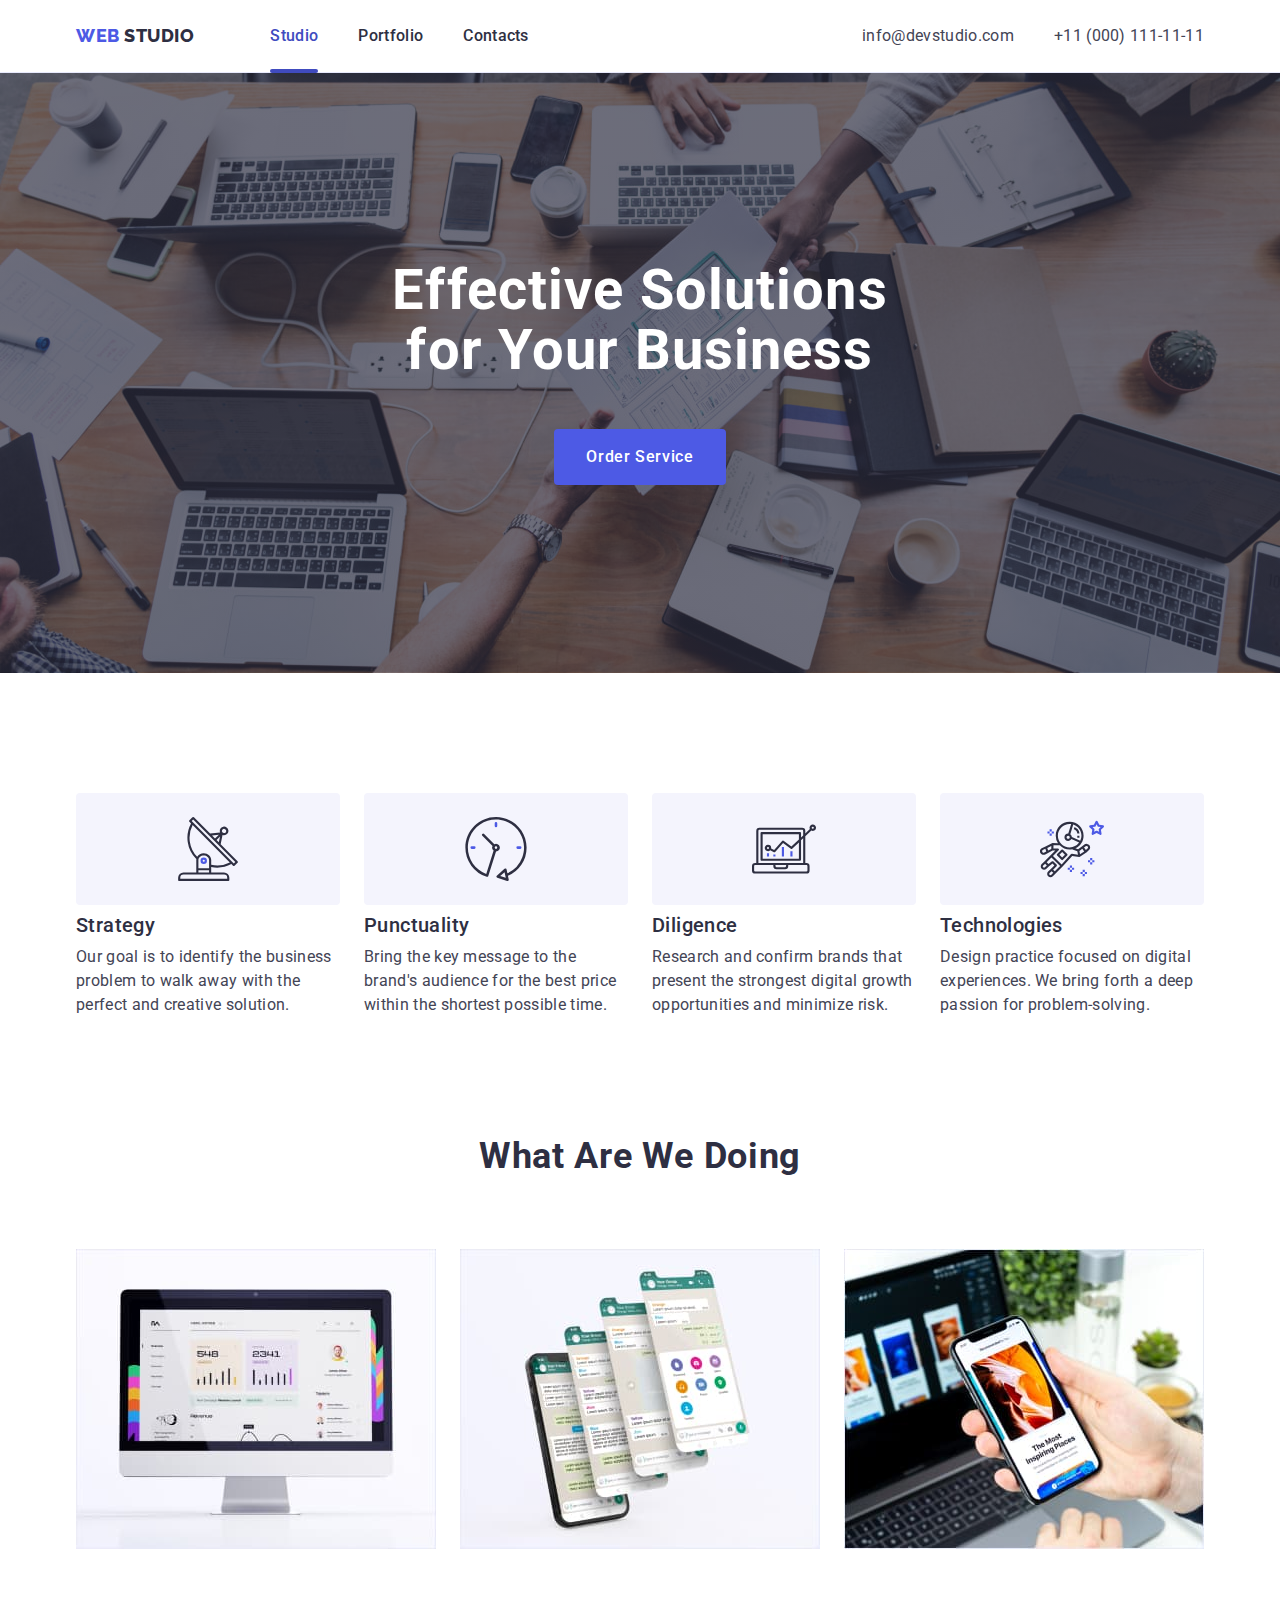
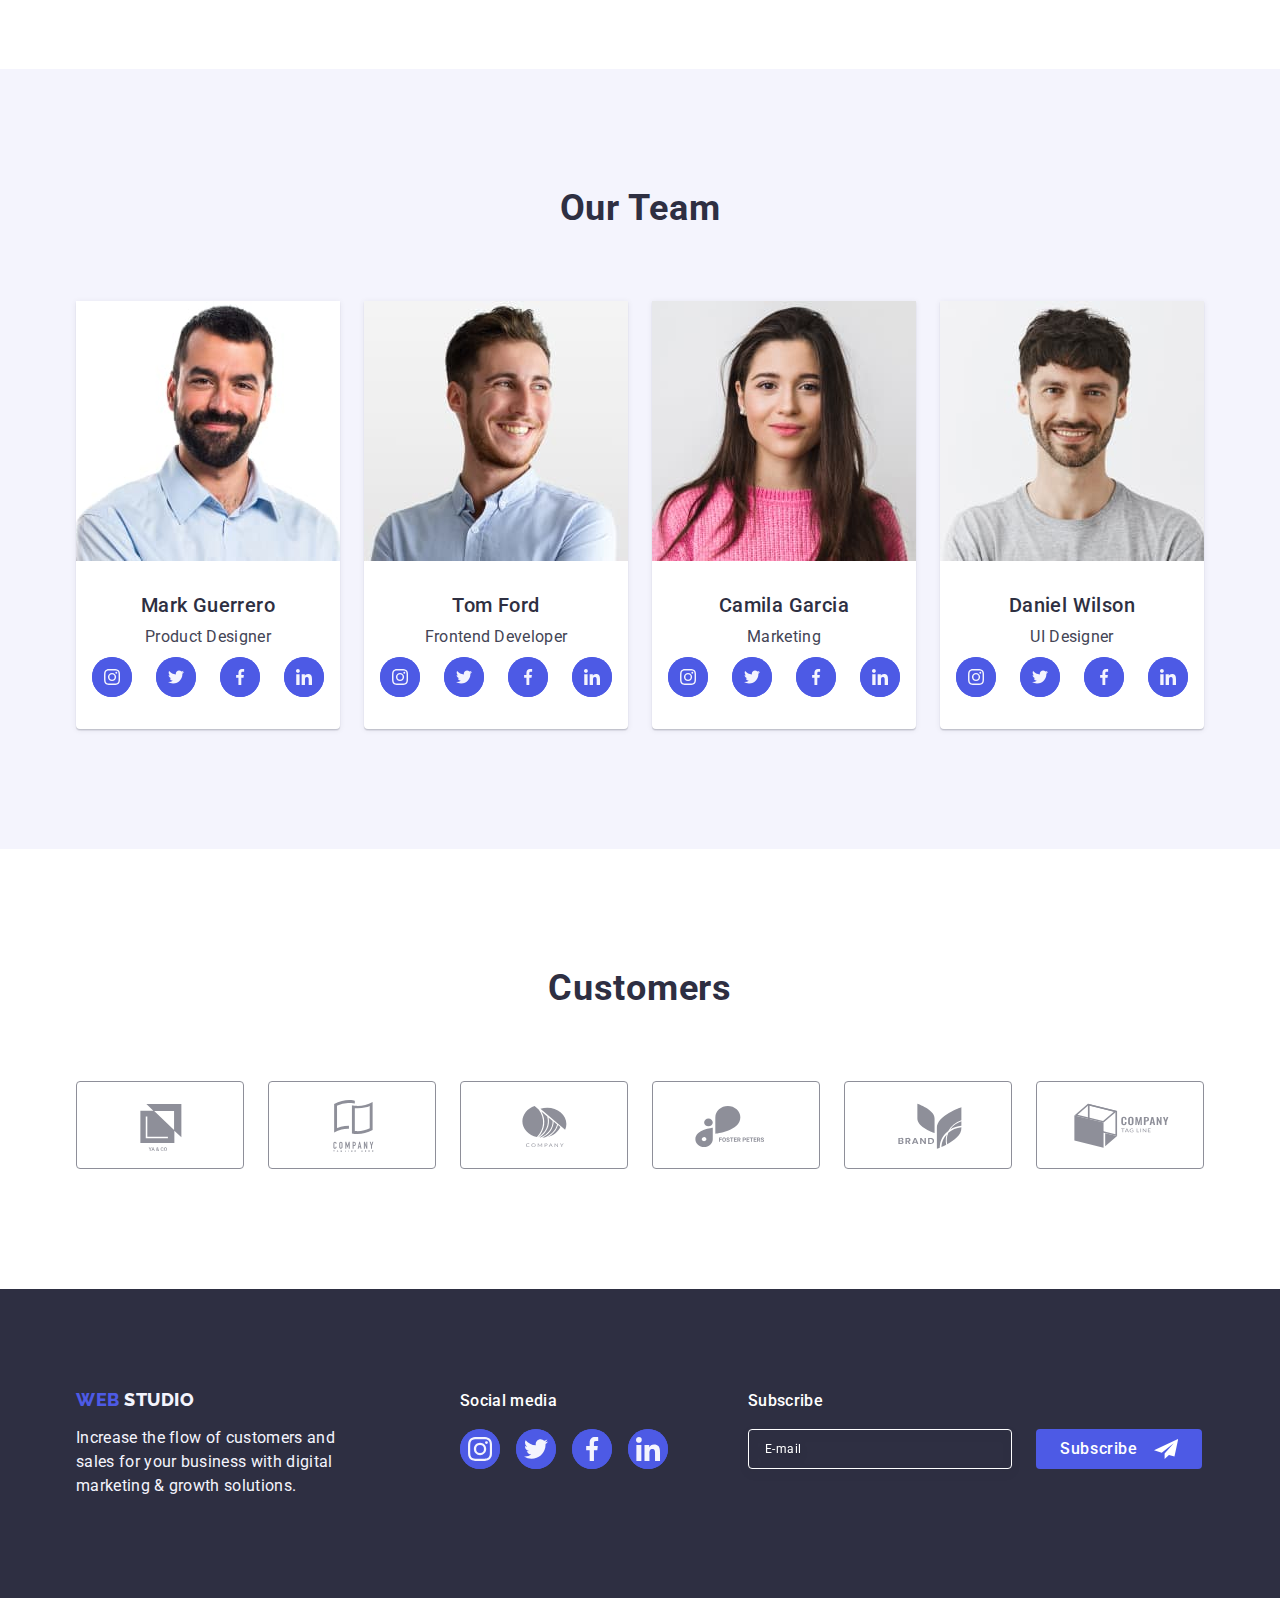
<file: index.html>
<!DOCTYPE html>
<html lang="en">
	<head>
		<meta charset="UTF-8" />
		<meta http-equiv="X-UA-Compatible" content="IE=edge" />
		<meta name="viewport" content="width= , initial-scale=1.0" />

		<title>Studio</title>

		<link rel="preconnect" href="https://fonts.googleapis.com" />
		<link rel="preconnect" href="https://fonts.gstatic.com" crossorigin />

		<link rel="stylesheet" href="./css/modern-normalize.min.css" />

		<link
			href="https://fonts.googleapis.com/css2?family=Raleway:wght@800&family=Roboto:wght@400;500;700;900&display=swap"
			rel="stylesheet"
		/>
		<link href="./css/styles.css" rel="stylesheet" />
	</head>

	<body>
		<!-- шапка веб сторінки -->
		<header class="header">
			<div class="container head">
				<!-- навігація по сторінці -->

				<nav class="header-nav">
					<a href="./index.html" class="nav-logo link">
						Web
						<span class="accent">Studio</span>
					</a>

					<ul class="list header-list">
						<li class="header-item">
							<a href="./index.html" class="nav-list active">Studio</a>
						</li>
						<li class="header-item">
							<a href="./portfolio.html" class="nav-list">Portfolio</a>
						</li>
						<li class="header-item">
							<a href="" class="nav-list">Contacts</a>
						</li>
					</ul>
				</nav>

				<!-- пошта і телефон -->
				<address class="address">
					<ul class="list address-list">
						<li>
							<a href="mailto:info@devstudio.com" class="address-link link">info@devstudio.com</a>
						</li>
						<li>
							<a href="tel:+110001111111" class="address-link link">+11 (000) 111-11-11</a>
						</li>
					</ul>
				</address>
			</div>
		</header>

		<main>
			<!-- назва і кнопка -->

			<section class="main">
				<div class="container">
					<h1 class="main-title">Effective Solutions for Your Business</h1>
					<button type="button" class="order-button" data-modal-open>Order Service</button>
				</div>
			</section>

			<!-- особливості -->
			<section class="section-featur">
				<div class="container">
					<h2 class="visually-hidden">section2</h2>

					<ul class="list featur-list">
						<li class="featur-item">
							<div class="featur-icons">
								<svg class="" width="64" height="64">
									<use href="./images/icons.svg#antenna"></use>
								</svg>
							</div>
							<h3 class="featur-name">Strategy</h3>
							<p class="featur-body">
								Our goal is to identify the business problem to walk away with the perfect and
								creative solution.
							</p>
						</li>
						<li class="featur-item">
							<div class="featur-icons">
								<svg class="" width="64" height="64">
									<use href="./images/icons.svg#clock"></use>
								</svg>
							</div>
							<h3 class="featur-name">Punctuality</h3>
							<p class="featur-body">
								Bring the key message to the brand's audience for the best price within the shortest
								possible time.
							</p>
						</li>
						<li class="featur-item">
							<div class="featur-icons">
								<svg class="" width="64" height="64">
									<use href="./images/icons.svg#diagram"></use>
								</svg>
							</div>
							<h3 class="featur-name">Diligence</h3>
							<p class="featur-body">
								Research and confirm brands that present the strongest digital growth opportunities
								and minimize risk.
							</p>
						</li>
						<li class="featur-item">
							<div class="featur-icons">
								<svg class="" width="64" height="64">
									<use href="./images/icons.svg#astronaut"></use>
								</svg>
							</div>
							<h3 class="featur-name">Technologies</h3>
							<p class="featur-body">
								Design practice focused on digital experiences. We bring forth a deep passion for
								problem-solving.
							</p>
						</li>
					</ul>
				</div>
			</section>

			<!-- чим ми займаємось -->
			<section class="our-deal-section">
				<div class="container">
					<h2 class="section-name">What are we doing</h2>
					<ul class="list our-deal">
						<li class="our-deal-item">
							<img
								src="./images/Rectangle1.jpg"
								alt="the monitor on which is the image of the graphs"
								width="360"
							/>
						</li>
						<li class="our-deal-item">
							<img
								src="./images/Rectangle2.jpg"
								alt="phone screen with different app layout options"
								width="360"
							/>
						</li>
						<li class="our-deal-item">
							<img
								src="./images/Rectangle3.jpg"
								alt="optimization of the program window to the size of the phone screen"
								width="360"
							/>
						</li>
					</ul>
				</div>
			</section>

			<!-- секція 4 наша команда -->
			<section class="our-team">
				<div class="container">
					<h2 class="section-name">Our Team</h2>

					<!-- фотографії з підписами -->
					<ul class="list team-list">
						<li class="team-cards">
							<img src="./images/img.jpg" alt="Mark Guerrero" width="264" />
							<div class="mates">
								<h3 class="team-mates">Mark Guerrero</h3>
								<p class="prof">Product Designer</p>
								<ul class="social-list">
									<li class="social-items">
										<a class="social-links" href="">
											<svg class="social-icons" width="16" height="16">
												<use href="./images/icons.svg#instagram"></use>
											</svg>
										</a>
									</li>
									<li class="social-items">
										<a class="social-links" href="">
											<svg class="social-icons" width="16" height="16">
												<use href="./images/icons.svg#twitter"></use>
											</svg>
										</a>
									</li>
									<li class="social-items">
										<a class="social-links" href="">
											<svg class="social-icons" width="16" height="16">
												<use href="./images/icons.svg#facebook"></use>
											</svg>
										</a>
									</li>
									<li class="social-items">
										<a class="social-links" href="">
											<svg class="social-icons" width="16" height="16">
												<use href="./images/icons.svg#linkedin"></use>
											</svg>
										</a>
									</li>
								</ul>
							</div>
						</li>
						<li class="team-cards">
							<img src="./images/img1.jpg" alt="Tom Ford" width="264" />
							<div class="mates">
								<h3 class="team-mates">Tom Ford</h3>
								<p class="prof">Frontend Developer</p>
								<ul class="social-list">
									<li class="social-items">
										<a class="social-links" href="social-icons">
											<svg class="social-icons" width="16" height="16">
												<use href="./images/icons.svg#instagram"></use>
											</svg>
										</a>
									</li>
									<li class="social-items">
										<a class="social-links" href="">
											<svg class="social-icons" width="16" height="16">
												<use href="./images/icons.svg#twitter"></use>
											</svg>
										</a>
									</li>
									<li class="social-items">
										<a class="social-links" href="">
											<svg class="social-icons" width="16" height="16">
												<use href="./images/icons.svg#facebook"></use>
											</svg>
										</a>
									</li>
									<li class="social-items">
										<a class="social-links" href="">
											<svg class="social-icons" width="16" height="16">
												<use href="./images/icons.svg#linkedin"></use>
											</svg>
										</a>
									</li>
								</ul>
							</div>
						</li>
						<li class="team-cards">
							<img src="./images/img2.jpg" alt="Camila Garcia" width="264" />
							<div class="mates">
								<h3 class="team-mates">Camila Garcia</h3>
								<p class="prof">Marketing</p>
								<ul class="social-list">
									<li class="social-items">
										<a class="social-links" href="social-icons">
											<svg class="social-icons" width="16" height="16">
												<use href="./images/icons.svg#instagram"></use>
											</svg>
										</a>
									</li>
									<li class="social-items">
										<a class="social-links" href="">
											<svg class="social-icons" width="16" height="16">
												<use href="./images/icons.svg#twitter"></use>
											</svg>
										</a>
									</li>
									<li class="social-items">
										<a class="social-links" href="">
											<svg class="social-icons" width="16" height="16">
												<use href="./images/icons.svg#facebook"></use>
											</svg>
										</a>
									</li>
									<li class="social-items">
										<a class="social-links" href="">
											<svg class="social-icons" width="16" height="16">
												<use href="./images/icons.svg#linkedin"></use>
											</svg>
										</a>
									</li>
								</ul>
							</div>
						</li>
						<li class="team-cards">
							<img src="./images/img3.jpg" alt="Daniel Wilson" width="264" />
							<div class="mates">
								<h3 class="team-mates">Daniel Wilson</h3>
								<p class="prof">UI Designer</p>
								<ul class="social-list">
									<li class="social-items">
										<a class="social-links" href="">
											<svg class="social-icons" width="16" height="16">
												<use href="./images/icons.svg#instagram"></use>
											</svg>
										</a>
									</li>
									<li class="social-items">
										<a class="social-links" href="">
											<svg class="social-icons" width="16" height="16">
												<use href="./images/icons.svg#twitter"></use>
											</svg>
										</a>
									</li>
									<li class="social-items">
										<a class="social-links" href="">
											<svg class="social-icons" width="16" height="16">
												<use href="./images/icons.svg#facebook"></use>
											</svg>
										</a>
									</li>
									<li class="social-items">
										<a class="social-links" href="">
											<svg class="social-icons" width="16" height="16">
												<use href="./images/icons.svg#linkedin"></use>
											</svg>
										</a>
									</li>
								</ul>
							</div>
						</li>
					</ul>
				</div>
			</section>

			<!-- customers секція 5 -->
			<section class="customers">
				<div class="container">
					<h2 class="section-name">Customers</h2>
					<ul class="clients-list">
						<li class="clients-item">
							<a class="clients-link" href="">
								<svg class="clients-icon" width="104" height="56">
									<use href="./images/icons.svg#logo1"></use>
								</svg>
							</a>
						</li>
						<li class="clients-item">
							<a class="clients-link" href="">
								<svg class="clients-icon" width="104" height="56">
									<use href="./images/icons.svg#logo2"></use>
								</svg>
							</a>
						</li>
						<li class="clients-item">
							<a class="clients-link" href="">
								<svg class="clients-icon" width="104" height="56">
									<use href="./images/icons.svg#logo3"></use>
								</svg>
							</a>
						</li>
						<li class="clients-item">
							<a class="clients-link" href="">
								<svg class="clients-icon" width="104" height="56">
									<use href="./images/icons.svg#icon-logo4"></use>
								</svg>
							</a>
						</li>
						<li class="clients-item">
							<a class="clients-link" href="">
								<svg class="clients-icon" width="104" height="56">
									<use href="./images/icons.svg#logo5"></use>
								</svg>
							</a>
						</li>
						<li class="clients-item">
							<a class="clients-link" href="">
								<svg class="clients-icon" width="104" height="56">
									<use href="./images/icons.svg#logo6"></use>
								</svg>
							</a>
						</li>
					</ul>
				</div>
			</section>
		</main>

		<footer class="page-footer">
			<!-- logo compani -->
			<div class="container footer-wrap">
				<div class="logo-text">
					<a href="./index.html" class="nav-logo footer">
						Web
						<span class="accent-footer">Studio</span>
					</a>
					<p class="footer-text">
						Increase the flow of customers and sales for your business with digital marketing &
						growth solutions.
					</p>
				</div>
				<div>
					<p class="social-text">Social media</p>
					<ul class="social-list-foot">
						<li class="social-items">
							<a class="social-links foot" href="">
								<svg class="icons-foot" width="24" height="24">
									<use href="./images/icons.svg#instagram"></use>
								</svg>
							</a>
						</li>
						<li class="social-items">
							<a class="social-links foot" href="">
								<svg class="icons-foot" width="24" height="24">
									<use href="./images/icons.svg#twitter"></use>
								</svg>
							</a>
						</li>
						<li class="social-items">
							<a class="social-links foot" href="">
								<svg class="icons-foot" width="24" height="24">
									<use href="./images/icons.svg#facebook"></use>
								</svg>
							</a>
						</li>
						<li class="social-items">
							<a class="social-links foot" href="">
								<svg class="icons-foot" width="24" height="24">
									<use href="./images/icons.svg#linkedin"></use>
								</svg>
							</a>
						</li>
					</ul>
				</div>
				<div class="subscribe-box">
					<p class="social-text">Subscribe</p>
					<form class="subscribe-form" name="subscribe_form">
						<label class="subscribe-form-label">
							<input
								class="subscribe-form-input"
								type="email"
								name="subscribe-form-email"
								placeholder="E-mail"
							/>
						</label>
						<button class="subscribe-form-btn" type="submit">
							Subscribe
							<svg class="subscribe-form-icon" width="24" height="24">
								<use href="./images/icons.svg#icon-foot-send"></use>
							</svg>
						</button>
					</form>
				</div>
			</div>
		</footer>

		<!-- modal window -->
		<div class="backdrop is-hidden" data-modal>
			<div class="modal">
				<button type="button" class="modal-btn" data-modal-close>
					<svg class="modal-icon" width="8" height="8">
						<use href="./images/icons.svg#icon-close-black"></use>
					</svg>
				</button>

				<p class="modal-caption">Leave your contacts and we will call you back</p>

				<form class="modal-form" name="order_form" autocomplete="off">
					<div class="modal-form-box">
						<label class="modal-form-field" for="user-name">Name</label>
						<div class="box-svg">
							<input class="modal-form-input" type="text" name="user-name" id="user-name" />
							<svg class="modal-form-icon" width="18" height="24">
								<use href="./images/icons.svg#icon-person"></use>
							</svg>
						</div>
					</div>

					<div class="modal-form-box">
						<label class="modal-form-field" for="user-phone">Phone</label>
						<div class="box-svg">
							<input class="modal-form-input" type="tel" name="user_phone" id="user-phone" />
							<svg class="modal-form-icon" width="18" height="24">
								<use href="./images/icons.svg#icon-phone"></use>
							</svg>
						</div>
					</div>

					<div class="modal-form-box">
						<label class="modal-form-field" for="user-email">Email</label>
						<div class="box-svg">
							<input class="modal-form-input" type="email" name="user_email" id="user-email" />
							<svg class="modal-form-icon" width="18" height="24">
								<use href="./images/icons.svg#icon-email"></use>
							</svg>
						</div>
					</div>

					<div class="user-comment-box">
						<label class="modal-form-field" for="user-comment">Comment</label>
						<textarea
							class="modal-form-area"
							name="user-comment"
							rows="3"
							placeholder="Text input"
							id="user-comment"
						></textarea>
					</div>

					<div class="agreement-box">
						<input
							type="checkbox"
							id="user-privacy"
							class="agreement-box-checkbox visually-hidden"
							value="true"
							name="user-privacy"
						/>
						<label for="user-privacy" class="label-checkbox">
							<span class="user-checkbox">
								<svg class="agreement-box-svg" width="10" height="8">
									<use href="./images/icons.svg#icon-vector"></use>
								</svg>
							</span>
							I accept the terms and conditions of the
							<a class="agreement-box-link" href="#">Privacy Policy</a>
						</label>
					</div>

					<button type="submit" class="modal-button">Send</button>
				</form>
			</div>
		</div>

		<script src="./js/modal.js"></script>
	</body>
</html>
</file>
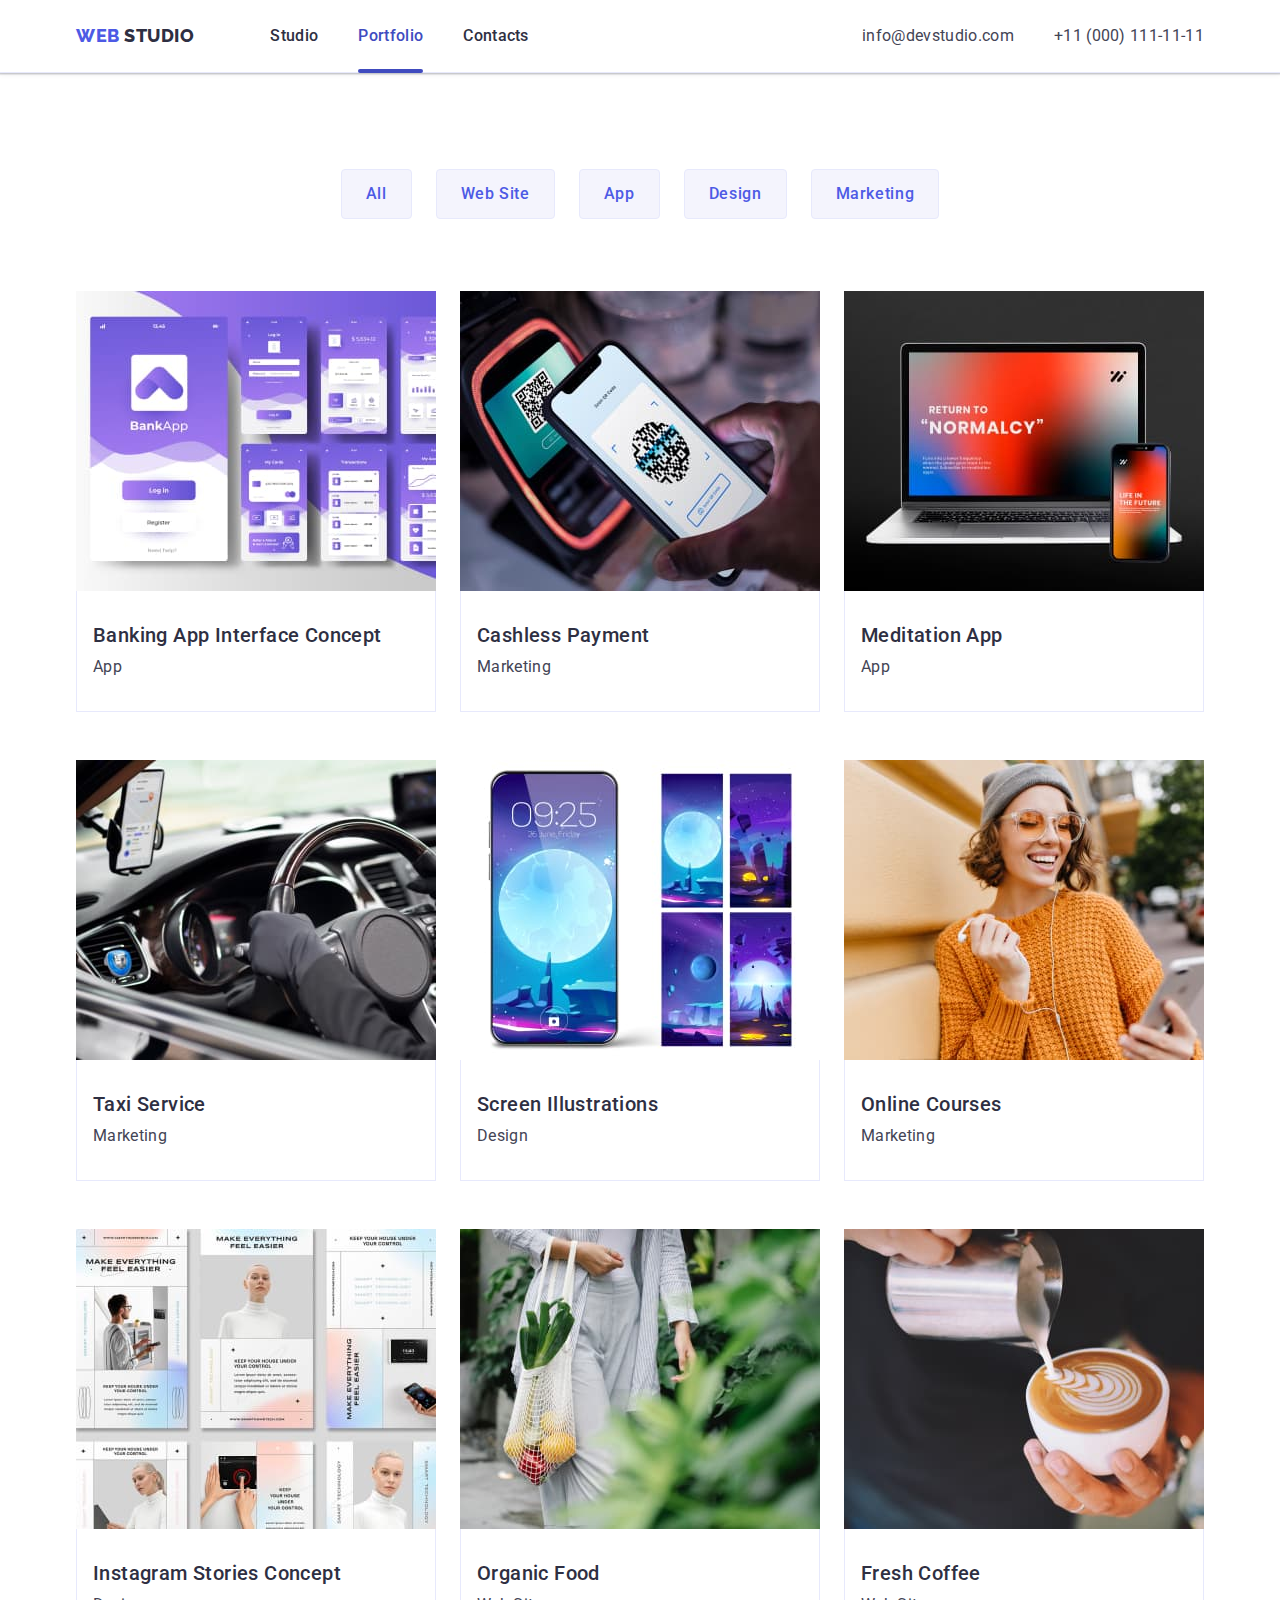
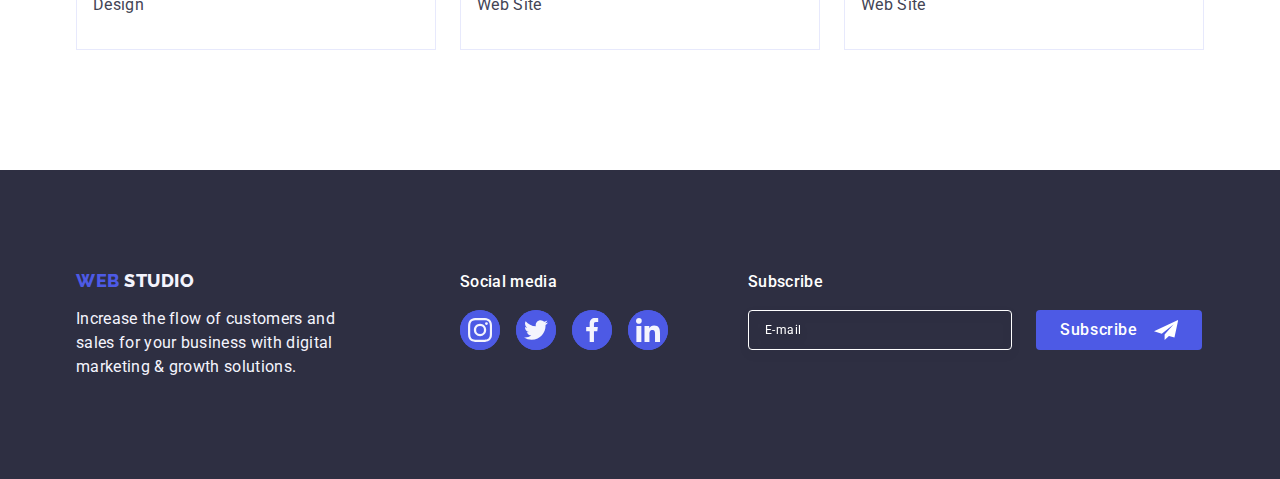
<file: portfolio.html>
<!DOCTYPE html>
<html lang="en">
	<head>
		<meta charset="UTF-8" />
		<meta http-equiv="X-UA-Compatible" content="IE=edge" />
		<meta name="viewport" content="width=device-width, initial-scale=1.0" />
		<title>Portfolio</title>

		<link rel="preconnect" href="https://fonts.googleapis.com" />
		<link rel="preconnect" href="https://fonts.gstatic.com" crossorigin />

		<link rel="stylesheet" href="./css/modern-normalize.min.css" />

		<link
			href="https://fonts.googleapis.com/css2?family=Raleway:wght@800&family=Roboto:wght@400;500;700;900&display=swap"
			rel="stylesheet"
		/>
		<link href="./css/styles.css" rel="stylesheet" />
	</head>

	<body>
		<!-- шапка веб сторінки -->
		<header class="header">
			<div class="container head">
				<!-- навігація по сторінці -->
				<nav class="header-nav">
					<a href="./index.html" class="nav-logo link">
						Web
						<span class="accent">Studio</span>
					</a>
					<ul class="list header-list">
						<li class="header-item">
							<a href="./index.html" class="nav-list">Studio</a>
						</li>
						<li class="header-item">
							<a href="./portfolio.html" class="nav-list active">Portfolio</a>
						</li>
						<li class="header-item">
							<a href="" class="nav-list link">Contacts</a>
						</li>
					</ul>
				</nav>

				<!-- пошта і телефон -->
				<address class="address">
					<ul class="list address-list">
						<li>
							<a href="mailto:info@devstudio.com" class="address-link link">info@devstudio.com</a>
						</li>
						<li>
							<a href="tel:+110001111111" class="address-link link">+11 (000) 111-11-11</a>
						</li>
					</ul>
				</address>
			</div>
		</header>

		<main>
			<section class="section-portfolio">
				<div class="container">
					<h1 class="visually-hidden">Name</h1>
					<!-- фільтр -->
					<ul class="list button-list">
						<li>
							<button type="button" class="button-filtr">All</button>
						</li>
						<li>
							<button type="button" class="button-filtr">Web Site</button>
						</li>
						<li>
							<button type="button" class="button-filtr">App</button>
						</li>
						<li>
							<button type="button" class="button-filtr">Design</button>
						</li>
						<li>
							<button type="button" class="button-filtr">Marketing</button>
						</li>
					</ul>

					<!-- portfolio-list -->
					<ul class="list portfolio-list">
						<li class="portfolio-item">
							<a href="" class="portfolio-link">
								<div class="box">
									<img
										src="./images/img21.jpg"
										alt="Banking App Interface"
										width="360"
										height="300"
									/>

									<p class="overlay-text">
										14 Stylish and User-Friendly App Design Concepts · Task Manager App · Calorie
										Tracker App · Exotic Fruit Ecommerce App · Cloud Storage App
									</p>
								</div>
								<div class="portfolio-card">
									<h2 class="portfolio-list-item">Banking App Interface Concept</h2>
									<p class="portfolio-list-app">App</p>
								</div>
							</a>
						</li>
						<li class="portfolio-item">
							<a href="" class="portfolio-link">
								<div class="box">
									<img src="./images/img22.jpg" alt="Cashless Payment" width="360" height="300" />
									<p class="overlay-text">
										14 Stylish and User-Friendly App Design Concepts · Task Manager App · Calorie
										Tracker App · Exotic Fruit Ecommerce App · Cloud Storage App
									</p>
								</div>
								<div class="portfolio-card">
									<h2 class="portfolio-list-item">Cashless Payment</h2>
									<p class="portfolio-list-app">Marketing</p>
								</div>
							</a>
						</li>
						<li class="portfolio-item">
							<a href="" class="portfolio-link">
								<div class="box">
									<img src="./images/img23.jpg" alt="Meditation App" width="360" height="300" />
									<p class="overlay-text">
										14 Stylish and User-Friendly App Design Concepts · Task Manager App · Calorie
										Tracker App · Exotic Fruit Ecommerce App · Cloud Storage App
									</p>
								</div>
								<div class="portfolio-card">
									<h2 class="portfolio-list-item">Meditation App</h2>
									<p class="portfolio-list-app">App</p>
								</div>
							</a>
						</li>
						<li class="portfolio-item">
							<a href="" class="portfolio-link">
								<div class="box">
									<img src="./images/img24.jpg" alt="Taxi Service" width="360" height="300" />
									<p class="overlay-text">
										14 Stylish and User-Friendly App Design Concepts · Task Manager App · Calorie
										Tracker App · Exotic Fruit Ecommerce App · Cloud Storage App
									</p>
								</div>
								<div class="portfolio-card">
									<h2 class="portfolio-list-item">Taxi Service</h2>
									<p class="portfolio-list-app">Marketing</p>
								</div>
							</a>
						</li>
						<li class="portfolio-item">
							<a href="" class="portfolio-link">
								<div class="box">
									<img
										src="./images/img25.jpg"
										alt="Screen Illustrations"
										width="360"
										height="300"
									/>
									<p class="overlay-text">
										14 Stylish and User-Friendly App Design Concepts · Task Manager App · Calorie
										Tracker App · Exotic Fruit Ecommerce App · Cloud Storage App
									</p>
								</div>
								<div class="portfolio-card">
									<h2 class="portfolio-list-item">Screen Illustrations</h2>
									<p class="portfolio-list-app">Design</p>
								</div>
							</a>
						</li>
						<li class="portfolio-item">
							<a href="" class="portfolio-link">
								<div class="box">
									<img src="./images/img26.jpg" alt="Online Courses" width="360" height="300" />
									<p class="overlay-text">
										14 Stylish and User-Friendly App Design Concepts · Task Manager App · Calorie
										Tracker App · Exotic Fruit Ecommerce App · Cloud Storage App
									</p>
								</div>
								<div class="portfolio-card">
									<h2 class="portfolio-list-item">Online Courses</h2>
									<p class="portfolio-list-app">Marketing</p>
								</div>
							</a>
						</li>
						<li class="portfolio-item">
							<a href="" class="portfolio-link">
								<div class="box">
									<img
										src="./images/img27.jpg"
										alt="Instagram Stories Concept"
										width="360"
										height="300"
									/>
									<p class="overlay-text">
										14 Stylish and User-Friendly App Design Concepts · Task Manager App · Calorie
										Tracker App · Exotic Fruit Ecommerce App · Cloud Storage App
									</p>
								</div>
								<div class="portfolio-card">
									<h2 class="portfolio-list-item">Instagram Stories Concept</h2>
									<p class="portfolio-list-app">Design</p>
								</div>
							</a>
						</li>
						<li class="portfolio-item">
							<a href="" class="portfolio-link">
								<div class="box">
									<img src="./images/img28.jpg" alt="Organic Food" width="360" height="300" />
									<p class="overlay-text">
										14 Stylish and User-Friendly App Design Concepts · Task Manager App · Calorie
										Tracker App · Exotic Fruit Ecommerce App · Cloud Storage App
									</p>
								</div>
								<div class="portfolio-card">
									<h2 class="portfolio-list-item">Organic Food</h2>
									<p class="portfolio-list-app">Web Site</p>
								</div>
							</a>
						</li>
						<li class="portfolio-item">
							<a href="" class="portfolio-link">
								<div class="box">
									<img src="./images/img29.jpg" alt="Fresh Coffee" width="360" height="300" />
									<p class="overlay-text">
										14 Stylish and User-Friendly App Design Concepts · Task Manager App · Calorie
										Tracker App · Exotic Fruit Ecommerce App · Cloud Storage App
									</p>
								</div>
								<div class="portfolio-card">
									<h2 class="portfolio-list-item">Fresh Coffee</h2>
									<p class="portfolio-list-app">Web Site</p>
								</div>
							</a>
						</li>
					</ul>
				</div>
			</section>
		</main>

		<footer class="page-footer">
			<!-- logo compani -->
			<div class="container footer-wrap">
				<div class="logo-text">
					<a href="./index.html" class="nav-logo footer">
						Web
						<span class="accent-footer">Studio</span>
					</a>
					<p class="footer-text">
						Increase the flow of customers and sales for your business with digital marketing &
						growth solutions.
					</p>
				</div>
				<div>
					<p class="social-text">Social media</p>
					<ul class="social-list-foot">
						<li class="social-items">
							<a class="social-links foot" href="">
								<svg class="icons-foot" width="24" height="24">
									<use href="./images/icons.svg#instagram"></use>
								</svg>
							</a>
						</li>
						<li class="social-items">
							<a class="social-links foot" href="">
								<svg class="icons-foot" width="24" height="24">
									<use href="./images/icons.svg#twitter"></use>
								</svg>
							</a>
						</li>
						<li class="social-items">
							<a class="social-links foot" href="">
								<svg class="icons-foot" width="24" height="24">
									<use href="./images/icons.svg#facebook"></use>
								</svg>
							</a>
						</li>
						<li class="social-items">
							<a class="social-links foot" href="">
								<svg class="icons-foot" width="24" height="24">
									<use href="./images/icons.svg#linkedin"></use>
								</svg>
							</a>
						</li>
					</ul>
				</div>
				<div class="subscribe-box">
					<p class="social-text">Subscribe</p>
					<form class="subscribe-form" name="subscribe_form">
						<label class="subscribe-form-label">
							<input
								class="subscribe-form-input"
								type="email"
								name="subscribe-form-email"
								placeholder="E-mail"
							/>
						</label>
						<button class="subscribe-form-btn" type="submit">
							Subscribe
							<svg class="subscribe-form-icon" width="24" height="24">
								<use href="./images/icons.svg#icon-foot-send"></use>
							</svg>
						</button>
					</form>
				</div>
			</div>
		</footer>
	</body>
</html>
</file>
<file: css/styles.css>
:root{
    --text-color: #434455;
    --white-background: #FFFFFF;
    --dark-color: #2E2F42;
    --primary-brand: #4D5AE5;
    --pressed-state: #404BBF;
    --light-color: #F4F4FD;
    --accent-color: #E7E9FC;
    --light-slate: #8E8F99;
    --dairy: #FCFCFC;
    --green: #31D0AA;
}
body{
    font-family: "Roboto", sans-serif;
    color: var(--text-color);
    background-color: var(--white-background);
}
button{
    cursor: pointer;
}
ul, ol {
    list-style-type: none;
    margin-top: 0;
    margin-bottom: 0;
     padding-left: 0;
}

h1,
h2,
h3,
h4,
h5,
h6,
p {
    margin-top: 0;
    margin-bottom: 0;
    padding-left: 0;
    padding-right: 0;
}
img{
    display: block;
}

a{
    text-decoration: none;
}
.link{
    text-decoration: none;
}

.list{
    list-style: none;
}
.container{
    /* box-sizing: border-box; */
    width: 1158px;
    margin: 0 auto;
    padding: 0 15px;
}

.visually-hidden{
    position: absolute;
    width: 1px;
    height: 1px;
    margin: -1px;
    border: 0;
    padding: 0;
    white-space: nowrap;
    clip-path: inset(100%);
    clip: rect(0 0 0 0);
    overflow: hidden;
}

/*  header  */

.header{
   border-bottom: 1px solid var(--accent-color);
   box-shadow: 0px 1px 6px 0px rgba(46, 47, 66, 0.08), 0px 1px 1px 0px rgba(46, 47, 66, 0.16), 0px 2px 1px 0px rgba(46, 47, 66, 0.08);
}


.head{
    display: flex;
    align-items: center;}
   
.header-nav{
    display: flex;
    align-items: center;
}

.header-list{
    display: flex;
    gap: 40px;
}

.header-item{
    display: flex;
    position: relative;
    color: var(--pressed-state);
    
}
.nav-list{
    /* position: relative; */

    font-weight: 500;
    font-size: 16px;
    line-height: 1.5;
    letter-spacing: 0.02em;
    color: var(--dark-color);
    padding: 24px 0;

    transition: color 250ms cubic-bezier(0.4, 0, 0.2, 1);
  }
.nav-list.active{
    color: var(--pressed-state);
}

.nav-list.active::after{
    content: "";
    display: block;
    width: 100%;
    height: 4px;
    background-color: var(--pressed-state);
    border-radius: 2px;
    position: absolute;
    /* top: 0; */
    bottom: -1px;
   
}
.nav-list:hover,
.nav-list:focus{
    font-weight: 500;
    font-size: 16px;
    line-height: 1.5;
    letter-spacing: 0.02em;
    color: var(--pressed-state);
}

.address{
    display: flex;
    align-items: center;
    font-style: normal;
    margin-left: auto;
}

.address-list{
    display: flex;
    align-items: center;
    /* padding: 24px 0; */
    justify-content: flex-end;
    gap: 40px;

}

.address-link{
    transition: color 250ms cubic-bezier(0.4, 0, 0.2, 1);
    
    font-weight: 400;
    font-size: 16px;
    line-height: 1.5;
    letter-spacing: 0.02em;
    color: var(--text-color)
}
.address-link:hover,
.address-link:focus{
    color: var(--pressed-state);
    /* text-decoration: underline; */
}
.nav-logo{
    font-family: 'Raleway', sans-serif;
    font-weight: 800;
    font-size: 18px;
    line-height: 1.17;
    letter-spacing: 0.03em;
    text-transform: uppercase;
    color: var(--primary-brand);
    margin-right: 76px;
}
.accent{
    color: var(--dark-color);
}
.accent-footer{
    color: var(--light-color);
}

/* main */
.main {
    background-image: linear-gradient(to bottom, rgba(46, 47, 66, 0.70), rgba(46, 47, 66, 0.70)),
    url(../images/hero-img1.jpg);
    max-width: 1440px;
    margin: 0 auto;
    background-repeat: no-repeat;
    background-position: center;
    background-size: cover;
    background-color: var(--dark-color);
    padding: 188px 0;
}
.main-contentl{
   
    margin: 0 auto;
}
.main-title {
    font-weight: 700;
    font-size: 56px;
    text-align: center;
    line-height: 1.07;
    letter-spacing: 0.02em;
    margin: 0 auto;
    margin-bottom: 48px;
    max-width: 496px;
    color: var(--white-background)

}
.order-button{
    display: block;
    min-width: 169px;
    padding: 16px 32px;
    border: none;
    border-radius: 4px;
    margin: 0 auto;
    font-family: 'Roboto', sans-serif;
    font-style: normal;
    font-weight: 500;
    font-size: 16px;
    line-height: 1.5;
    letter-spacing: 0.04em;
    color: var(--white-background);
    background-color: var(--primary-brand);
    transition: background-color 250ms cubic-bezier(0.4, 0, 0.2, 1);
}
.order-button:hover,
.order-button:focus{
    background-color: var(--pressed-state);
}
.section-featur{
    padding: 120px 0;
}

.featur-list{
    display: flex;
    flex-wrap: wrap;
    gap: 24px;
 }

.featur-item{
    width: calc((100% - 24px * 3) / 4);
}

.featur-icons{
    display: flex;
    width: 264px;
    height: 112px;
    flex-shrink: 0;
    border-radius: 4px;
    background: var(--light-color);
    margin-bottom: 8px;
    align-items: center;
    justify-content: center ;
}

.icon{
    margin: 0 auto;
}

.featur-name{
    font-weight: 500;
    font-size: 20px;
    line-height: 1.2;
    letter-spacing: 0.02em;
    color: var(--dark-color);
    margin-bottom: 8px;
}

.featur-body{
   font-weight: 400;
   font-size: 16px;
   line-height: 1.5;
   letter-spacing: 0.02em;
   color: var(--text-color);
   max-width: 264px;   
}

/**
  |============================
  | секція 3 наша команда
  |============================
*/
.our-deal-section{
    padding-bottom: 120px;
}

.section-name{
   font-weight: 700;
   font-size: 36px;
   line-height: 1.11;
   text-align: center;
   letter-spacing: 0.02em;
   text-transform: capitalize;
   color: var(--dark-color);
   margin-bottom: 72px; 
}

.what{
   padding-top: 0 0;
   margin-bottom: 120px;
}

.our-deal{
    display: flex;
    gap: 24px;
}

.our-deal-item{
    width: calc((100% - 24px * 2)) / 3;
}

.our-team{
    background-color: var(--light-color);
    padding-top: 120px;
    padding-bottom: 120px;
}

.team-list{
    display: flex;
    flex-wrap: wrap;
    gap: 24px;
}

.social-list{
    display: flex;
    gap: 24px;
    justify-content: center; 
   
}

.social-items{
    width: 40px;
    height: 40px;
    border-radius: 50%;
    background-color: var(--primary-brand);
}

.social-links{
    display: flex;
    align-items: center;
    justify-content: center;
    width: 100%;
    height: 100%;
    border-radius: 50%;
    background-color: var(--primary-brand);
transition: background-color 250ms cubic-bezier(0.4, 0, 0.2, 1);
}

.social-links:hover,
.social-links:focus{
    background-color: var(--pressed-state);
}

.social-icons{
    fill: var(--light-color);
  }


.team-mates{
    text-align: center;
 font-weight: 500;
 font-size: 20px;
 line-height: 1.2;
 letter-spacing: 0.02em;
 color: var(--dark-color);
  margin-bottom: 8px;   
}

.prof{
    text-align: center;
   font-weight: 400;
   font-size: 16px;
   line-height: 1.5;
   letter-spacing: 0.02em;
   color: var(--text-color);
   margin-bottom: 8px; 
}

.team-cards{
    width: calc((100% - 72px) / 4);
    background-color: var(--white-background);
    border-radius: 0px 0px 4px 4px;
    box-shadow: 0px 2px 1px 0px rgba(46, 47, 66, 0.08), 0px 1px 1px 0px rgba(46, 47, 66, 0.16), 0px 1px 6px 0px rgba(46, 47, 66, 0.08);
    
    Show 1 more color Ellipse Component instance Ellipse Component instance Ellipse Component instance img Image · 264 x 260
    
}

.mates{
    padding: 32px 0px;
}

/**
  |============================
  | секція  customers
  |============================
*/
.customers{
    padding: 120px 0;
}

.clients-list {
    display: flex;
    justify-content: center;
    gap: 24px;
}

.clients-item {
    display: flex;
    justify-content: center;
    align-items: center;
    
    width: 168px;
    height: 88px;
  }

.clients-icon{
    fill: currentColor;
}

.clients-link {
    display: flex;
    align-items: center;
    justify-content: center;
    color: var(--light-slate);
    width: 100%;
    height: 100%;
    border: 1px solid var(--light-slate);
    border-radius: 4px;
    transition: border-color 250ms cubic-bezier(0.4, 0, 0.2, 1),
    color 250ms cubic-bezier(0.4, 0, 0.2, 1);
}

.clients-link:hover,
.clients-link:focus{
    border-color: var(--pressed-state);
    color: var(--pressed-state);
}


.icons-foot {
    fill: var(--light-color);
}

.page-footer {
    background-color: var(--dark-color);
    padding: 100px 0;
}
.footer-wrap {
    display: flex;
    /* gap: 120px; */
    align-items: baseline;
}
.logo-text {
    margin-right: 120px;
}

.footer{
    display: inline-block;
    margin-right: 0;
    margin-bottom: 16px;
}

.footer-text{
    max-width: 264px;
  font-weight: 400;
  font-size: 16px;
  line-height: 1.5;
  letter-spacing: 0.02em;
  color: var(--light-color)
  
}

.social-list-foot{
display: flex;
gap: 16px;
}
.social-text{
    font-size: 16px;
    font-family: Roboto;
    font-weight: 500;
    line-height: 24px;
    letter-spacing: 0.32px;
    color: var(--white-background);
    margin-bottom: 16px;
}

.social-links.foot:hover,
.social-links.foot:focus{
    background-color: var(--green);

}

.subscribe-box {
    margin-left: 80px;
}

.subscribe-form {
    display: flex;
    align-items: center;
    justify-content: center;
    gap: 24px;
}

.subscribe-form-label {}

.subscribe-form-input {
    width: 264px;
    height: 40px;
    padding: 8px 16px;
    /* margin-right: 24px; */

    border-radius: 4px;
    border: 1px solid var(--white-background);
    filter: drop-shadow(0px 4px 4px rgba(0, 0, 0, 0.15));
    /* box-shadow: 0px 4px 4px 0px rgba(0, 0, 0, 0.15); */
    background-color: transparent;
    outline: transparent;

    font-family: Roboto;
    font-size: 12px;
    line-height: 1.5;
    letter-spacing: 0.48px;
    color: var(--white-background);

    transition: border-color 250ms cubic-bezier(0.4, 0, 0.2, 1);
}

.subscribe-form-input::placeholder{
    color: currentColor;
}
.subscribe-form-input:hover,
.subscribe-form-input:focus{
    border-color: var(--primary-brand);
}

.subscribe-form-btn {
   
    min-width: 165px;
    height: 40px;

    display: inline-flex;
    padding: 8px 24px;
    justify-content: center;
    align-items: center;
    /* gap: 16px; */

    border: none;
    border-radius: 4px;
    background: var(--primary-brand);

    color: var(--white-background);
    text-align: center;
    
    /* Button Text */
    font-family: Roboto, sans-serif;
    font-size: 16px;
    font-weight: 500;
    line-height: 1.5;
    letter-spacing: 0.64px;
}

.subscribe-form-icon {
    margin-left: 16px;
}

/**
  |============================
  | сторінка portfolio
  |============================
*/

.section-portfolio{
    padding-top: 96px;
    padding-bottom: 120px;
}

.portfolio-list{
    display: flex;
    flex-wrap: wrap;
    gap: 24px;
    row-gap: 48px;
  }

.portfolio-link{
    display: block;
    transition: box-shadow 250ms cubic-bezier(0.4, 0, 0.2, 1);
}

.portfolio-link:hover,
.portfolio-link:focus{
    box-shadow: 0px 1px 6px rgba(46, 47, 66, 0.08), 0px 1px 1px rgba(46, 47, 66, 0.16), 0px 2px 1px rgba(46, 47, 66, 0.08);
}

.box{
    position: relative;
    width: 360px;
    height: 300px;
    overflow: hidden;
   }


.box:hover .overlay-text{
    transform: translateY(0);
}

.overlay-text{
    position: absolute;
    top: 0;
    left: 0;
    width: 100%;
    height: 100%;
    background-color: var(--primary-brand);
    
    transform: translateY(100%);
    transition: transform 250ms cubic-bezier(0.4, 0, 0.2, 1);
    
    padding: 40px 32px;
    font-size: 16px;
    line-height: 1.5;
    letter-spacing: 0.32px;
    color: var(--light-color);
}

.portfolio-item{
    width: calc((100% - 48px) / 3);
}

.portfolio-card{
    padding: 32px 16px;
    border: 1px solid var(--accent-color);
    border-top: none;
}

.portfolio-list-item{
    font-weight: 500;
    font-size: 20px;
    line-height: 1.2;
    letter-spacing: 0.02em;
    color: var(--dark-color);
    margin-bottom: 8px;
}

.portfolio-list-app{
    font-weight: 400;
    font-size: 16px;
    line-height: 1.5;
    letter-spacing: 0.02em;
    color: var(--text-color);
}
.button-filtr {
    background-color: var(--light-color);
    color: var(--primary-brand);
    font-family: 'Roboto', sans-serif;
    font-weight: 500;
    font-size: 16px;
    line-height: 1.5;
    text-align: center;
    letter-spacing: 0.04em;
    padding: 12px 24px;
    border: 1px solid var(--accent-color);
    border-radius: 4px;
    /*  Set transition values  */
    
    transition: color 250ms cubic-bezier(0.4, 0, 0.2, 1),
    background-color 250ms cubic-bezier(0.4, 0, 0.2, 1),
    border-color 250ms cubic-bezier(0.4, 0, 0.2, 1),
    box-shadow 250ms cubic-bezier(0.4, 0, 0.2, 1);

}

.button-filtr:hover,
.button-filtr:focus {
    background-color: var(--pressed-state);
    color: var(--white-background);
    font-family: 'Roboto', sans-serif;
    font-weight: 500;
    font-size: 16px;
    line-height: 1.5;
    text-align: center;
    letter-spacing: 0.04em;
    border: 1px solid transparent;
    box-shadow: 0px 2px 2px 0px rgba(0, 0, 0, 0.12), 0px 2px 1px 0px rgba(0, 0, 0, 0.08), 0px 3px 1px 0px rgba(0, 0, 0, 0.10);
}
.button-list{
    display: flex;
    justify-content: center;
    margin-bottom: 72px;
    gap: 24px;
   }

.portfolio-list{
    display: flex;
    flex-wrap: wrap;
   }

   /**
     |============================
     | modal
     |============================
   */

.backdrop{
    position: fixed;
    top: 0;
    left: 0;

    width: 100%;
    height: 100%;

    /* padding: 24px, 72px; */

    background-color: rgba(46, 47, 66, 0.40);
    transition: opacity 250ms cubic-bezier(0.4, 0, 0.2, 1), visibility 250ms cubic-bezier(0.4, 0, 0.2, 1);
}
   
.backdrop.is-hidden{
   opacity: 0;
   visibility: hidden;
   pointer-events: none;
   }

.modal {
    /* display: flex; */
    position: absolute;

    transform: translateX(-50%) translateY(-50%);

    padding: 72px 24px 24px 24px;
    width: 408px;
    min-height: 584px;
    flex-shrink: 0;
    border-radius: 4px;
    background: var(--dairy);
    box-shadow: 0px 2px 1px 0px rgba(0, 0, 0, 0.20), 0px 1px 3px 0px rgba(0, 0, 0, 0.12), 0px 1px 1px 0px rgba(0, 0, 0, 0.14);
   top: 50%;
   left: 50%;
   transition: transform 250ms cubic-bezier(0.4, 0, 0.2, 1);

}

.modal-btn{
    position: absolute;
    padding: 0;
    top: 24px;
    right: 24px;

    display: flex;
    align-items: center;
    justify-content: center;

    background-color: var(--accent-color);
    width: 24px;
    height: 24px;
    border: 1px solid rgba(0, 0, 0, 0.10);
    border-radius: 50%;

    transition: background-color 250ms cubic-bezier(0.4, 0, 0.2, 1), border 250ms cubic-bezier(0.4, 0, 0.2, 1);
}

.modal-btn:hover,
.modal-btn:focus{
    background-color: var(--pressed-state);
    border: none;
    fill: #FFFFFF;
}


.modal-icon {
    transition: fill 250ms cubic-bezier(0.4, 0, 0.2, 1);
   }

.modal-caption {
    display: block;
    width: 360px;
    text-align: center;
    margin-bottom: 16px;

    font-size: 16px;
    font-family: Roboto;
    font-weight: 500;
    line-height: 1.5;
    letter-spacing: 0.32px;
    color: var(--dark-color);
}

.modal-form {}

.modal-form-box{
    position: relative;
    margin-bottom: 8px;
}

.modal-form-field {
    display: block;
    /* margin-bottom: 8px; */
    position: relative;

    display: block;
    margin-bottom: 4px;
    font-size: 12px;
    font-family: Roboto;
    font-weight: 400;
    line-height: 1.17;
     letter-spacing: 0.04em;
     color: var(--light-slate);
}

.box-svg{
    position: relative;

}



.modal-form-label {
    
}

.modal-form-input {
    width: 100%;
    height: 40px;

    /* padding-top: 11px;
    padding-bottom: 11px; */
    padding-left: 38px;
    border-radius: 4px;

    /* margin-bottom: 8px; */

    font-size: 18px;

    background-color: transparent;
    outline: transparent;
    border: 1px solid rgba(46, 47, 66, 0.40);
    transition: border-color 250ms cubic-bezier(0.4, 0, 0.2, 1);
}
.modal-form-input:focus{
border-color: var(--primary-brand);
}

.modal-form-icon{
    position: absolute;
    top: 50%;
    left: 16px;
    transform: translateY(-50%);

    transition: fill 250ms cubic-bezier(0.4, 0, 0.2, 1);
}

.modal-form-icon:focus{
    fill: var(--primary-brand);
}

.modal-form-area{
    width: 100%;
    height: 120px;

    padding: 8px 16px;
    font-size: 12px;
    line-height: 1.17;
    letter-spacing: 0.04em;
    color: rgba(46, 47, 66, 0.4);
    border-radius: 4px;
    background-color: transparent;
    outline: transparent;
    resize: none;

    transition: border-color 250ms cubic-bezier(0.4, 0, 0.2, 1);

    /* border: 1px solid rgba(46, 47, 66, 0.4) */
}

.user-comment-box{
    margin-bottom: 16px;
}

.agreement-box{
    margin-bottom: 24px;
}


.modal-form-input:focus +.modal-form-icon{
    fill: var(--primary-brand);
}

.label-checkbox{
    font-size: 12px;
    line-height: 1.17;
    letter-spacing: 0.04em;
    color: var(--light-slate);
    user-select: none;
}

.user-checkbox{
   display: inline-flex;
   align-items: center;
   justify-content: center;
   fill: transparent;

    margin-right: 8px;

    width: 16px;
    height: 16px;

    border: 1px solid rgba(46, 47, 66, 0.4);
    border-radius: 2px;
    transition: background-color 250ms cubic-bezier(0.4, 0, 0.2, 1), border 250ms cubic-bezier(0.4, 0, 0.2, 1), fill 250ms cubic-bezier(0.4, 0, 0.2, 1);

}

.agreement-box-checkbox:checked + .label-checkbox > .user-checkbox{
    background-color: var(--pressed-state);
    border: none;
    fill: var(--light-color)
}

.agreement-box-link{
    color: var(--primary-brand);
    text-decoration: underline;
}

.modal-button{
    display: block;
    padding: 16px 32px;
    margin: 0 auto;
    /* gap: 10px; */
    min-width: 169px;
    height: 56px;
    flex-shrink: 0;

    font-size: 16px;
    font-family: Roboto, sans-serif;
    font-weight: 500;
    line-height: 1.5;
    letter-spacing: 0.04em;
    color: var(--white-background);
    text-align: center;

    cursor: pointer;

    border: none;
   border-radius: 4px;
   background: var(--primary-brand);
   box-shadow: 0px 4px 4px 0px rgba(0, 0, 0, 0.15);

   transition: background-color 250ms cubic-bezier(0.4, 0, 0.2, 1); ;
} 

.modal-button:hover,
.modal-button:focus{
    background-color: var(--pressed-state);
}

.modal-form-area{
    width: 100%;
    height: 120px;
    padding: 8px 16px;
   
    font-size: 12px;
    line-height: 1.17;
    letter-spacing: 0.48px;
    color: rgba(46, 47, 66, 0.4);

    border-radius: 4px;
    border: 1px solid rgba(46, 47, 66, 0.40);
    flex-shrink: 0;

    resize: none;
    outline: transparent;
    transition: border-color 250ms cubic-bezier(0.4, 0, 0.2, 1);
}

.modal-form-area::placeholder{
    color: currentColor;
}

.modal-form-area:focus {
    border-color: var(--primary-brand);
}

/* agreement block */

.modal-form-agreement {
    display: flex;
    align-items: center;
    gap: 8px;
    margin-top: 16px;
    margin-bottom: 24px;

}

.modal-form-checkbox {
  
}

.modal-form-custom-checkbox {
    display: flex;
    align-items: center;
    justify-content: center;
  
    width: 16px;
    height: 16px;
    border-radius: 2px;
    border: 1px solid rgba(46, 47, 66, 0.40);
    transition: border-color 250ms cubic-bezier(0.4, 0, 0.2, 1), background-color 250ms cubic-bezier(0.4, 0, 0.2, 1);
}

.modal-form-checkbox:checked + .modal-form-custom-checkbox{
    border: var(--pressed-state);
    background-color: var(--pressed-state);
}

.modal-form-checkbox-icon {
    opacity: 0;
    transition: opacity 250ms cubic-bezier(0.4, 0, 0.2, 1);;
}

.modal-form-checkbox:checked + .modal-form-custom-checkbox > .modal-form-checkbox-icon{
    opacity: 1;
}
.modal-form-agreement-desc {
    color: var(--light-slate);
    font-family: Roboto;
    font-size: 12px;
    line-height: 1.2;
    letter-spacing: 0.48px;
    user-select: none;
}

.modal-form-link {
text-decoration: underline;
}
</file>
